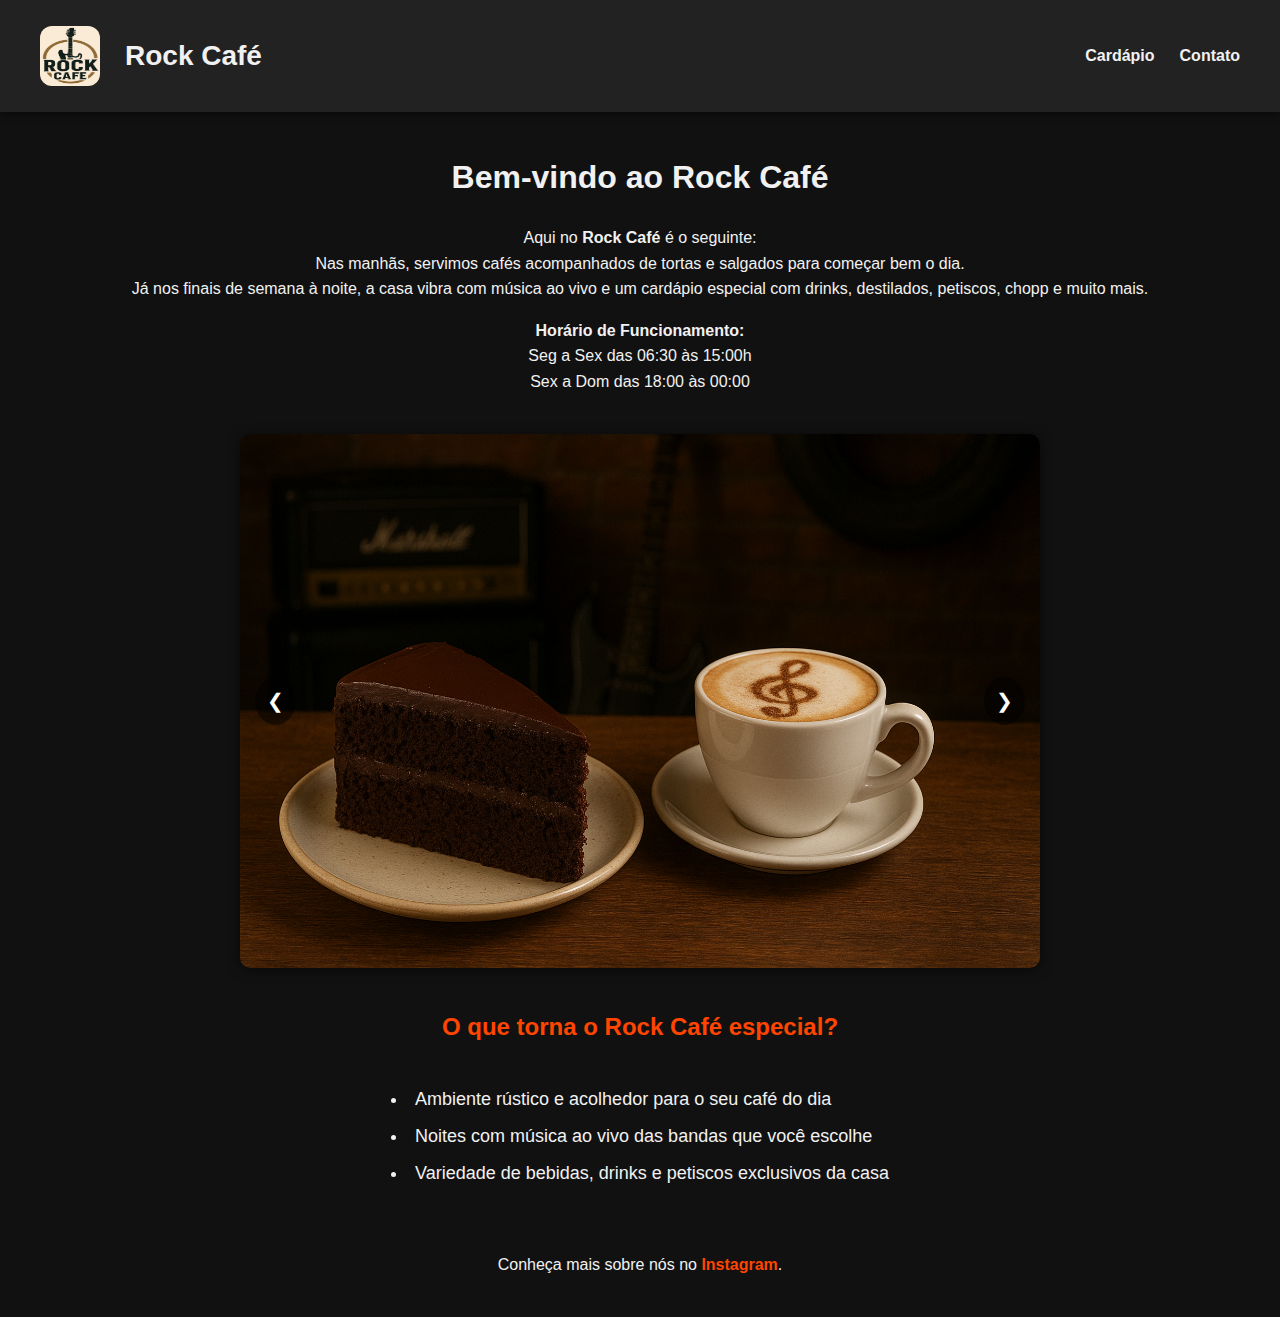
<file: index.html>
<!DOCTYPE html>
<html lang="pt-BR">
  <head>
    <meta charset="UTF-8" />
    <meta name="viewport" content="width=device-width, initial-scale=1.0" />
    <title>Rock Café - Página Inicial</title>
    <link rel="stylesheet" href="css/styles.css" />
  </head>
  <body>
    <nav>
      <div class="logomarca">
        <img id="logo" src="./img/logo.png" alt="Logotipo Rock Café" />
        <h1>Rock Café</h1>
      </div>
      <ul class="linksnav">
        <li><a href="cardapio.html">Cardápio</a></li>
        <li><a href="contato.html">Contato</a></li>
      </ul>
    </nav>
    <section class="apresentacao">
      <h1>Bem-vindo ao Rock Café</h1>
      <p>
        Aqui no <strong>Rock Café</strong> é o seguinte: <br />
        Nas manhãs, servimos cafés acompanhados de tortas e salgados para
        começar bem o dia. <br />
        Já nos finais de semana à noite, a casa vibra com música ao vivo e um
        cardápio especial com drinks, destilados, petiscos, chopp e muito mais.
      </p>
      <p>
        <strong>Horário de Funcionamento:</strong><br />
        Seg a Sex das 06:30 às 15:00h<br />
        Sex a Dom das 18:00 às 00:00
      </p>
    </section>
    <div class="carrossel">
      <div class="slides">
        <img src="./img/tortaCappuccino.png" alt="Café expresso com torta de chocolate" />
        <img src="./img/show.png" alt="Música ao vivo no Rock Café" />
        <img src="./img/caipirinhaPasteis.png" alt="Drinks e petiscos exclusivos" />
        <img src="./img/torre.png" alt="Beers e destilados na promoção" />
        
      </div>
      <button class="prev">&#10094;</button>
      <button class="next">&#10095;</button>
    </div>
    <section class="sugestoes">
      <h2>O que torna o Rock Café especial?</h2>
      <ul class="diferenciais">
        <li>Ambiente rústico e acolhedor para o seu café do dia</li>
        <li>Noites com música ao vivo das bandas que você escolhe</li>
        <li>Variedade de bebidas, drinks e petiscos exclusivos da casa</li>
      </ul>
    </section>
    <p class="redes">
      Conheça mais sobre nós no
      <a href="https://www.instagram.com" target="_blank">Instagram</a>.
    </p>

    <script>
      let slideIndex = 0;
      const slides = document.querySelectorAll(".slides img");
      const prevBtn = document.querySelector(".prev");
      const nextBtn = document.querySelector(".next");
      function showSlide(index) {
        slides.forEach((slide, i) => {
          slide.style.display = i === index ? "block" : "none";
        });
      }
      function nextSlide() {
        slideIndex = (slideIndex + 1) % slides.length;
        showSlide(slideIndex);
      }
      function prevSlide() {
        slideIndex = (slideIndex - 1 + slides.length) % slides.length;
        showSlide(slideIndex);
      }
      nextBtn.addEventListener("click", nextSlide);
      prevBtn.addEventListener("click", prevSlide);
      setInterval(nextSlide, 5000);
      showSlide(slideIndex);
    </script>
  </body>
</html>
</file>
<file: css/styles.css>
body {
  margin: 0;
  font-family: Arial, sans-serif;
  background-color: #111;
  color: #f1f1f1;
  line-height: 1.6;
}
nav {
  background-color: #222;
  display: flex;
  align-items: center;
  justify-content: space-between;
  padding: 15px 40px;
  box-shadow: 0 2px 8px rgba(0,0,0,0.6);
}
#logo {
  height: 60px;
  width: 60px;
  border-radius: 12px;
  background-color: antiquewhite;
}
nav h1 {
  font-family: "SuperRocky", sans-serif;
  font-size: 28px;
  margin-left: 15px;
}
.logomarca {
  display: flex;
  align-items: center;
  gap: 10px;
}
.linksnav {
  display: flex;
  list-style: none;
  gap: 25px;
}
.linksnav a {
  text-decoration: none;
  color: #f1f1f1;
  font-weight: bold;
  transition: color 0.3s;
}
.linksnav a:hover {
  color: #ff4500;
}
.apresentacao {
  text-align: center;
  margin: 40px 0;
}
h1, h2, p {
  font-family: "SuperRocky", sans-serif;
}
.tabelas {
  display: flex;
  justify-content: center;
  gap: 40px;
  margin: 20px;
  flex-wrap: wrap;
}
.cardapio {
  width: 45%;
  background: #1c1c1c;
  padding: 20px;
  border-radius: 10px;
  box-shadow: 0 2px 10px rgba(0,0,0,0.7);
}
.cardapio h2 {
  text-align: center;
  margin-bottom: 15px;
  color: #ff4500;
}
table {
  width: 100%;
  border-collapse: collapse;
}
table th {
  background: #333;
  font-weight: bold;
  color: #fff;
}
table, th, td {
  border: 2px solid #555;
}
th, td {
  padding: 12px;
  text-align: center;
}
.sugestoes {
  text-align: center;
  margin: 40px 0;
}
.sugestoes h2 {
  color: #ff4500;
  margin-bottom: 15px;
}
.sugestoes ol {
  list-style: none;
  padding: 0;
}
.sugestoes li {
  margin: 8px 0;
  font-size: 18px;
}
.imagens {
  display: flex;
  justify-content: center;
  gap: 20px;
  flex-wrap: wrap;
  margin-bottom: 30px;
}
.imagens img {
  width: 280px;
  border-radius: 10px;
  transition: transform 0.3s;
}
.imagens img:hover {
  transform: scale(1.05);
}
.imagenspratos{
  text-align:center ;
  color: #ff4500;
}
.redes {
  text-align: center;
  margin-bottom: 40px;
}
.redes a {
  color: #ff4500;
  text-decoration: none;
  font-weight: bold;
}
.redes a:hover {
  text-decoration: underline;
}
.diferenciais {
  list-style: disc inside;
  padding-left: 0;
  text-align: left;
  display: inline-block;
}
.carrossel {
  position: relative;
  max-width: 800px;
  margin: 30px auto;
  border-radius: 10px;
  overflow: hidden;
  box-shadow: 0 2px 12px rgba(0,0,0,0.6);
}
.slides img {
  width: 100%;
  display: none;
  border-radius: 10px;
}
.carrossel button {
  position: absolute;
  top: 50%;
  transform: translateY(-50%);
  background: rgba(0,0,0,0.5);
  color: #fff;
  border: none;
  padding: 12px;
  cursor: pointer;
  font-size: 20px;
  border-radius: 50%;
}
.carrossel .prev {
  left: 15px;
}
.carrossel .next {
  right: 15px;
}
.carrossel button:hover {
  background: #ff4500;
}
</file>
